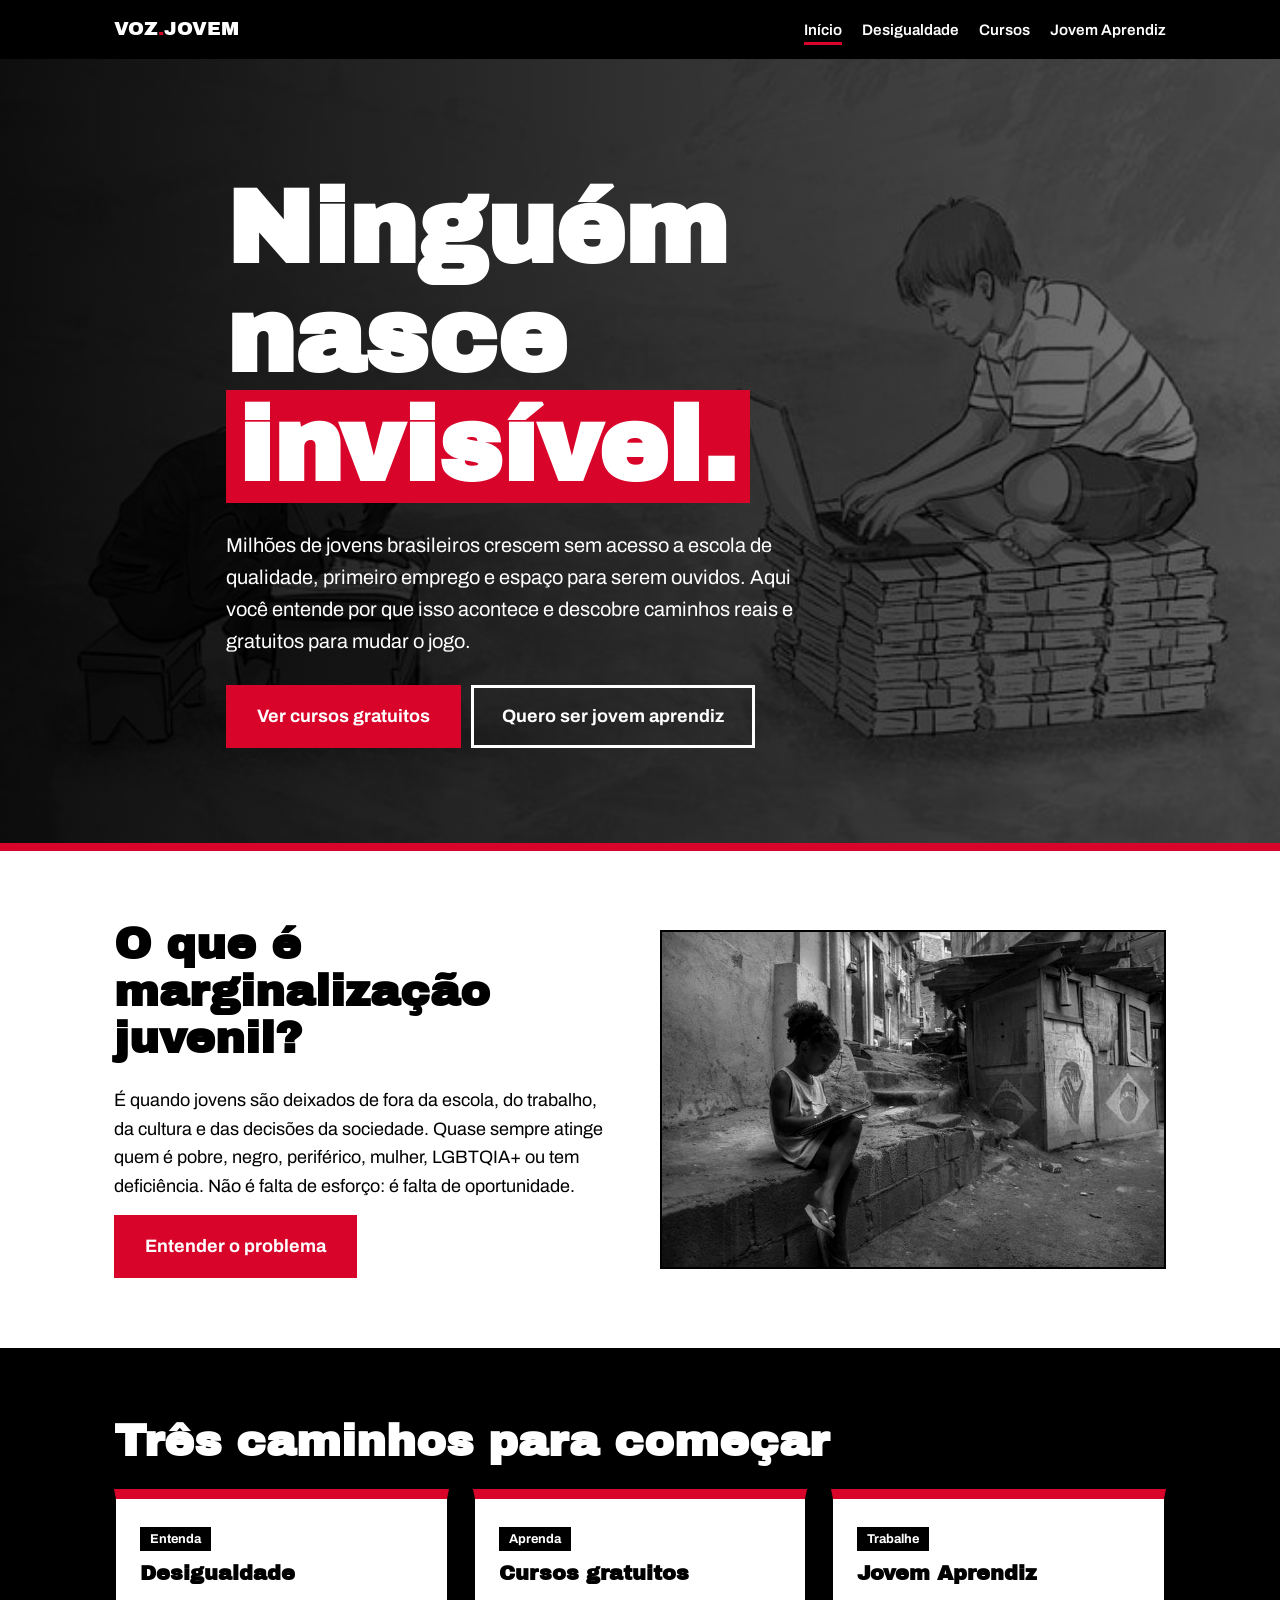
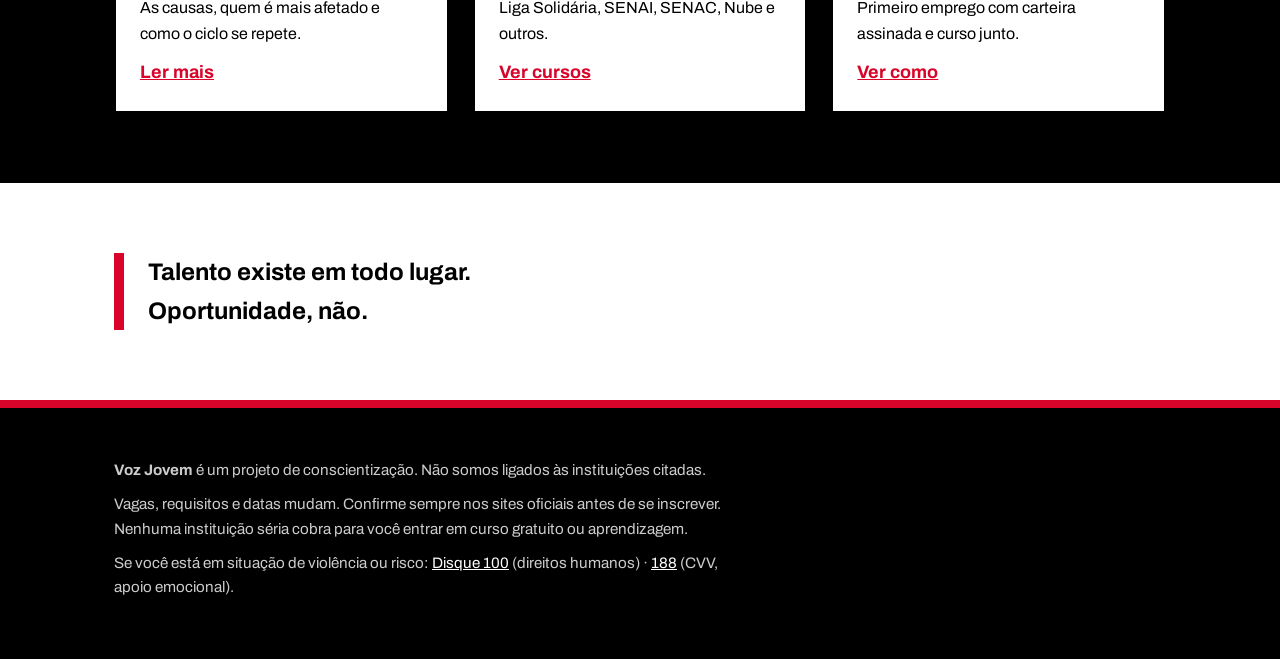
<file: index.html>
<!DOCTYPE html>
<html lang="pt-BR">

<head>
    <meta charset="UTF-8">
    <meta name="viewport" content="width=device-width, initial-scale=1">
    <title>Início — Voz Jovem</title>
    <meta name="description"
        content="Informação sobre desigualdade social juvenil e oportunidades gratuitas de cursos e emprego para jovens.">
    <link rel="preconnect" href="https://fonts.googleapis.com">
    <link href="https://fonts.googleapis.com/css2?family=Archivo:wght@400;600;700&family=Archivo+Black&display=swap"
        rel="stylesheet">
    <link rel="stylesheet" href="style.css">
</head>

<body>
    <header>
        <div class="wrap"><a class="logo" href="index.html">VOZ<span>.</span>JOVEM</a>
            <nav aria-label="Principal"><a href="index.html" aria-current="page">Início</a><a
                    href="desigualdade.html">Desigualdade</a><a href="cursos.html">Cursos</a><a
                    href="jovem-aprendiz.html">Jovem Aprendiz</a></nav>
        </div>
    </header>
    <main>
        <section class="hero capa"><img class="capa-img" src="img/capa.jpeg" alt="">
            <div class="wrap">
                <h1>Ninguém nasce <span class="tarja">invisível.</span></h1>
                <p>Milhões de jovens brasileiros crescem sem acesso a escola de qualidade, primeiro emprego e espaço
                    para serem ouvidos. Aqui você entende por que isso acontece e descobre caminhos reais e gratuitos
                    para mudar o jogo.</p>
                <a class="btn" href="cursos.html">Ver cursos gratuitos</a><a class="btn vazio"
                    href="jovem-aprendiz.html">Quero ser jovem aprendiz</a>
            </div>
        </section>
        <section>
            <div class="wrap col2">
                <div>
                    <h2>O que é marginalização juvenil?</h2>
                    <p>É quando jovens são deixados de fora da escola, do trabalho, da cultura e das decisões da
                        sociedade. Quase sempre atinge quem é pobre, negro, periférico, mulher, LGBTQIA+ ou tem
                        deficiência. Não é falta de esforço: é falta de oportunidade.</p>
                    <p style="margin-top:14px"><a class="btn" href="desigualdade.html">Entender o problema</a></p>
                </div>
                <figure class="foto"><img src="img/foto1.jpeg"
                        alt="">
                    
                
            </div>
        </section>
        <section class="escura">
            <div class="wrap">
                <h2>Três caminhos para começar</h2>
                <div class="grid">
                    <div class="card"><span class="tag">Entenda</span>
                        <h3>Desigualdade</h3>
                        <p>As causas, quem é mais afetado e como o ciclo se repete.</p><a class="link"
                            href="desigualdade.html">Ler mais</a>
                    </div>
                    <div class="card"><span class="tag">Aprenda</span>
                        <h3>Cursos gratuitos</h3>
                        <p>Liga Solidária, SENAI, SENAC, Nube e outros.</p><a class="link" href="cursos.html">Ver
                            cursos</a>
                    </div>
                    <div class="card"><span class="tag">Trabalhe</span>
                        <h3>Jovem Aprendiz</h3>
                        <p>Primeiro emprego com carteira assinada e curso junto.</p><a class="link"
                            href="jovem-aprendiz.html">Ver como</a>
                    </div>
                </div>
            </div>
        </section>
        <section>
            <div class="wrap">
                <blockquote>Talento existe em todo lugar. Oportunidade, não.</blockquote>
            </div>
        </section>
    </main>
    <footer>
        <div class="wrap">
            <p><strong>Voz Jovem</strong> é um projeto de conscientização. Não somos ligados às instituições citadas.
            </p>
            <p>Vagas, requisitos e datas mudam. Confirme sempre nos sites oficiais antes de se inscrever. Nenhuma
                instituição séria cobra para você entrar em curso gratuito ou aprendizagem.</p>
            <p>Se você está em situação de violência ou risco: <a href="tel:100">Disque 100</a> (direitos humanos) · <a
                    href="tel:188">188</a> (CVV, apoio emocional).</p>
        </div>
    </footer>
</body>

</html>
</file>
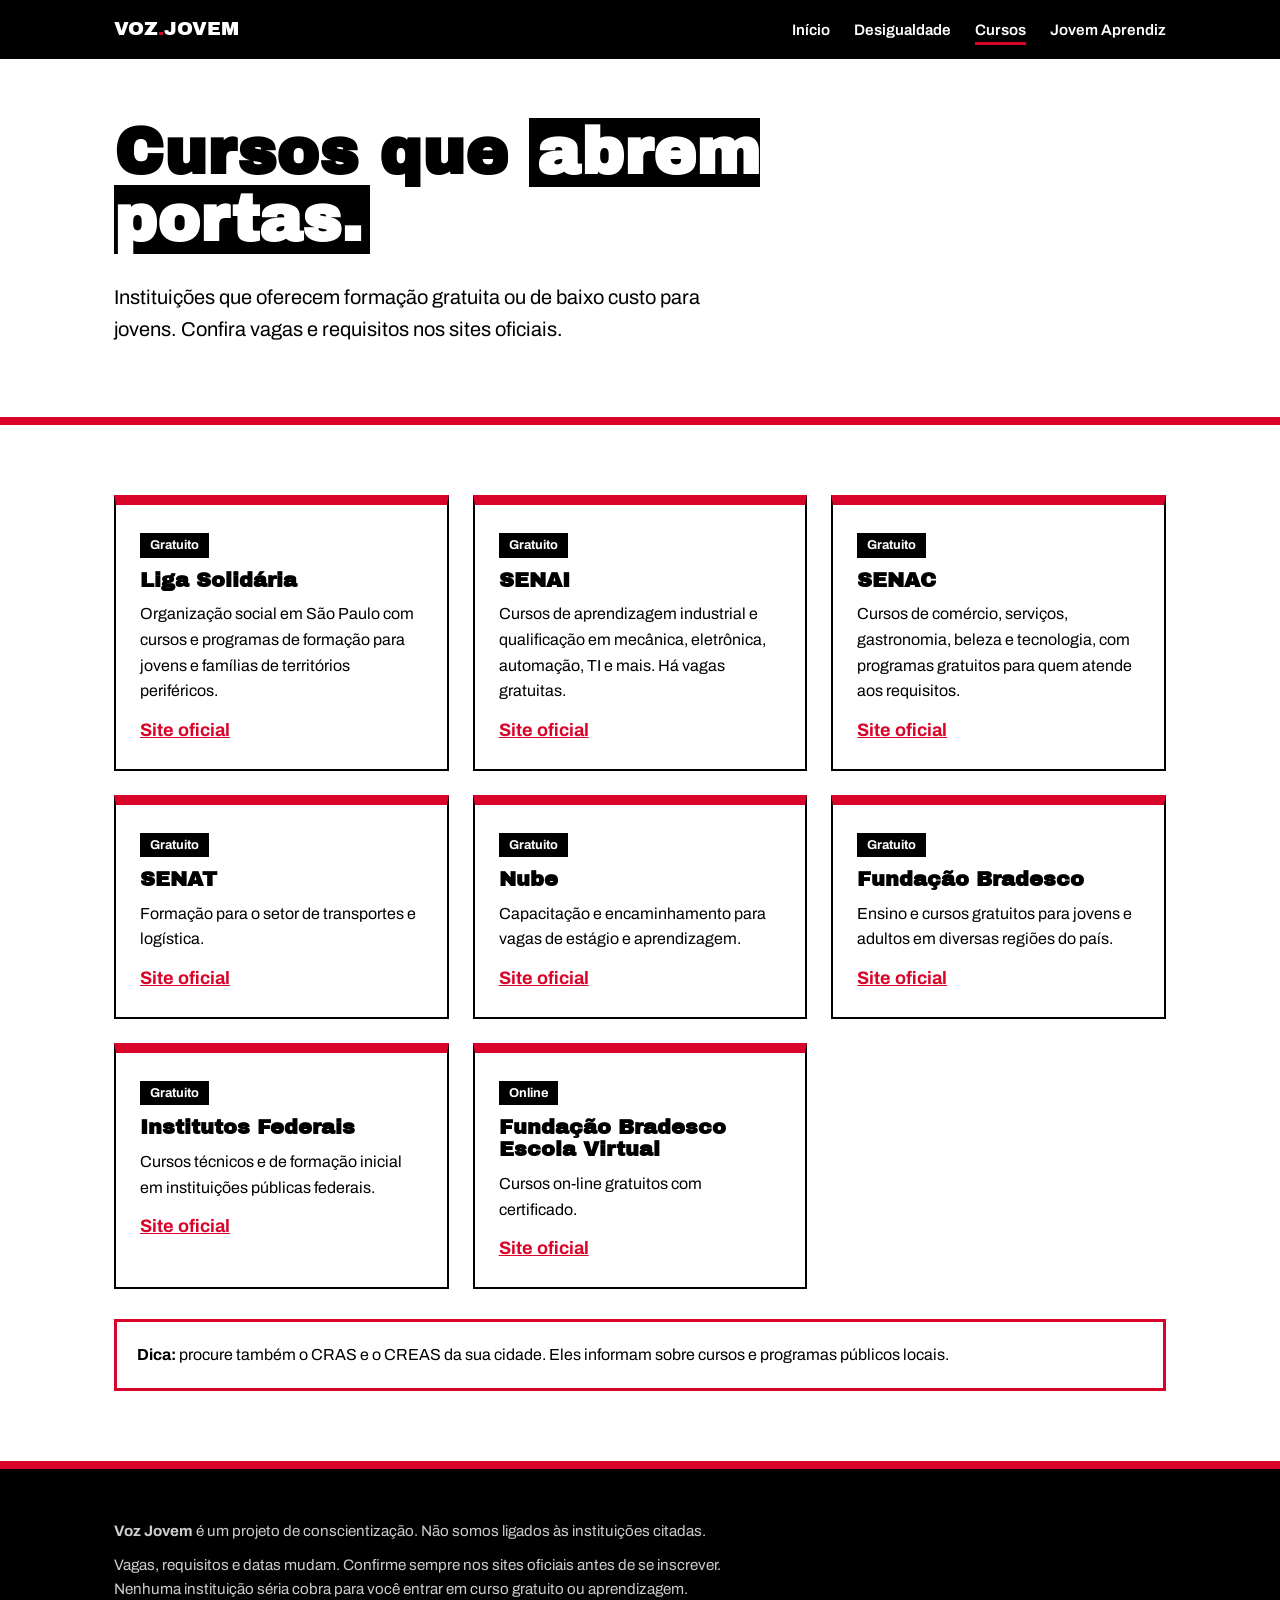
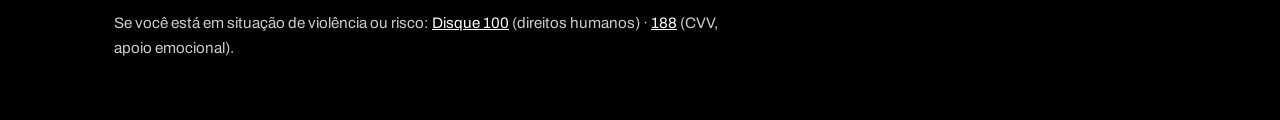
<file: cursos.html>
<!DOCTYPE html>
<html lang="pt-BR">

<head>
    <meta charset="UTF-8">
    <meta name="viewport" content="width=device-width, initial-scale=1">
    <title>Cursos — Voz Jovem</title>
    <meta name="description"
        content="Informação sobre desigualdade social juvenil e oportunidades gratuitas de cursos e emprego para jovens.">
    <link rel="preconnect" href="https://fonts.googleapis.com">
    <link href="https://fonts.googleapis.com/css2?family=Archivo:wght@400;600;700&family=Archivo+Black&display=swap"
        rel="stylesheet">
    <link rel="stylesheet" href="style.css">
</head>

<body>
    <header>
        <div class="wrap">
            <a class="logo" href="index.html">VOZ<span>.</span>JOVEM</a>
            <nav aria-label="Principal"><a href="index.html">Início</a>
                <a href="desigualdade.html">Desigualdade</a>
                <a href="cursos.html" aria-current="page">Cursos</a>
                <a href="jovem-aprendiz.html">Jovem Aprendiz</a>
            </nav>
        </div>
    </header>
    <main>
        <section class="hero interna">
            <div class="wrap">
                <h1>Cursos que <span class="tarja">abrem portas.</span></h1>
                <p>Instituições que oferecem formação gratuita ou de baixo custo para jovens. Confira vagas e requisitos
                    nos sites oficiais.</p>
            </div>
        </section>

        <section>
            <div class="wrap">
                <div class="grid">
                    <div class="card">
                        <span class="tag">Gratuito</span>
                        <h3>Liga Solidária</h3>
                        <p>Organização social em São Paulo com cursos e programas de formação para jovens e famílias de
                            territórios periféricos.</p>
                        <a class="link" href="https://www.ligasolidaria.org.br" target="_blank" rel="noopener">Site
                            oficial</a>
                    </div>
                    <div class="card"><span class="tag">Gratuito</span>
                        <h3>SENAI</h3>
                        <p>Cursos de aprendizagem industrial e qualificação em mecânica, eletrônica, automação, TI e
                            mais. Há vagas gratuitas.</p><a class="link" href="https://www.senai.br" target="_blank"
                            rel="noopener">Site oficial</a>
                    </div>
                    <div class="card"><span class="tag">Gratuito</span>
                        <h3>SENAC</h3>
                        <p>Cursos de comércio, serviços, gastronomia, beleza e tecnologia, com programas gratuitos para
                            quem atende aos requisitos.</p><a class="link" href="https://www.senac.br" target="_blank"
                            rel="noopener">Site oficial</a>
                    </div>
                    <div class="card"><span class="tag">Gratuito</span>
                        <h3>SENAT</h3>
                        <p>Formação para o setor de transportes e logística.</p><a class="link"
                            href="https://www.senat.org.br" target="_blank" rel="noopener">Site oficial</a>
                    </div>
                    <div class="card"><span class="tag">Gratuito</span>
                        <h3>Nube</h3>
                        <p>Capacitação e encaminhamento para vagas de estágio e aprendizagem.</p><a class="link"
                            href="https://www.nube.com.br" target="_blank" rel="noopener">Site oficial</a>
                    </div>
                    <div class="card"><span class="tag">Gratuito</span>
                        <h3>Fundação Bradesco</h3>
                        <p>Ensino e cursos gratuitos para jovens e adultos em diversas regiões do país.</p><a
                            class="link" href="https://www.fundacaobradesco.org.br" target="_blank" rel="noopener">Site
                            oficial</a>
                    </div>
                    <div class="card"><span class="tag">Gratuito</span>
                        <h3>Institutos Federais</h3>
                        <p>Cursos técnicos e de formação inicial em instituições públicas federais.</p><a class="link"
                            href="https://www.gov.br/mec" target="_blank" rel="noopener">Site oficial</a>
                    </div>
                    <div class="card"><span class="tag">Online</span>
                        <h3>Fundação Bradesco Escola Virtual</h3>
                        <p>Cursos on-line gratuitos com certificado.</p><a class="link" href="https://www.ev.org.br"
                            target="_blank" rel="noopener">Site oficial</a>
                    </div>
                </div>
                <p class="aviso"><strong>Dica:</strong> procure também o CRAS e o CREAS da sua cidade. Eles informam
                    sobre cursos e programas públicos locais.</p>
            </div>
        </section>
    </main>
    <footer>
        <div class="wrap">
            <p><strong>Voz Jovem</strong> é um projeto de conscientização. Não somos ligados às instituições citadas.
            </p>
            <p>Vagas, requisitos e datas mudam. Confirme sempre nos sites oficiais antes de se inscrever. Nenhuma
                instituição séria cobra para você entrar em curso gratuito ou aprendizagem.</p>
            <p>Se você está em situação de violência ou risco: <a href="tel:100">Disque 100</a> (direitos humanos) · <a
                    href="tel:188">188</a> (CVV, apoio emocional).</p>
        </div>
    </footer>
</body>

</html>
</file>
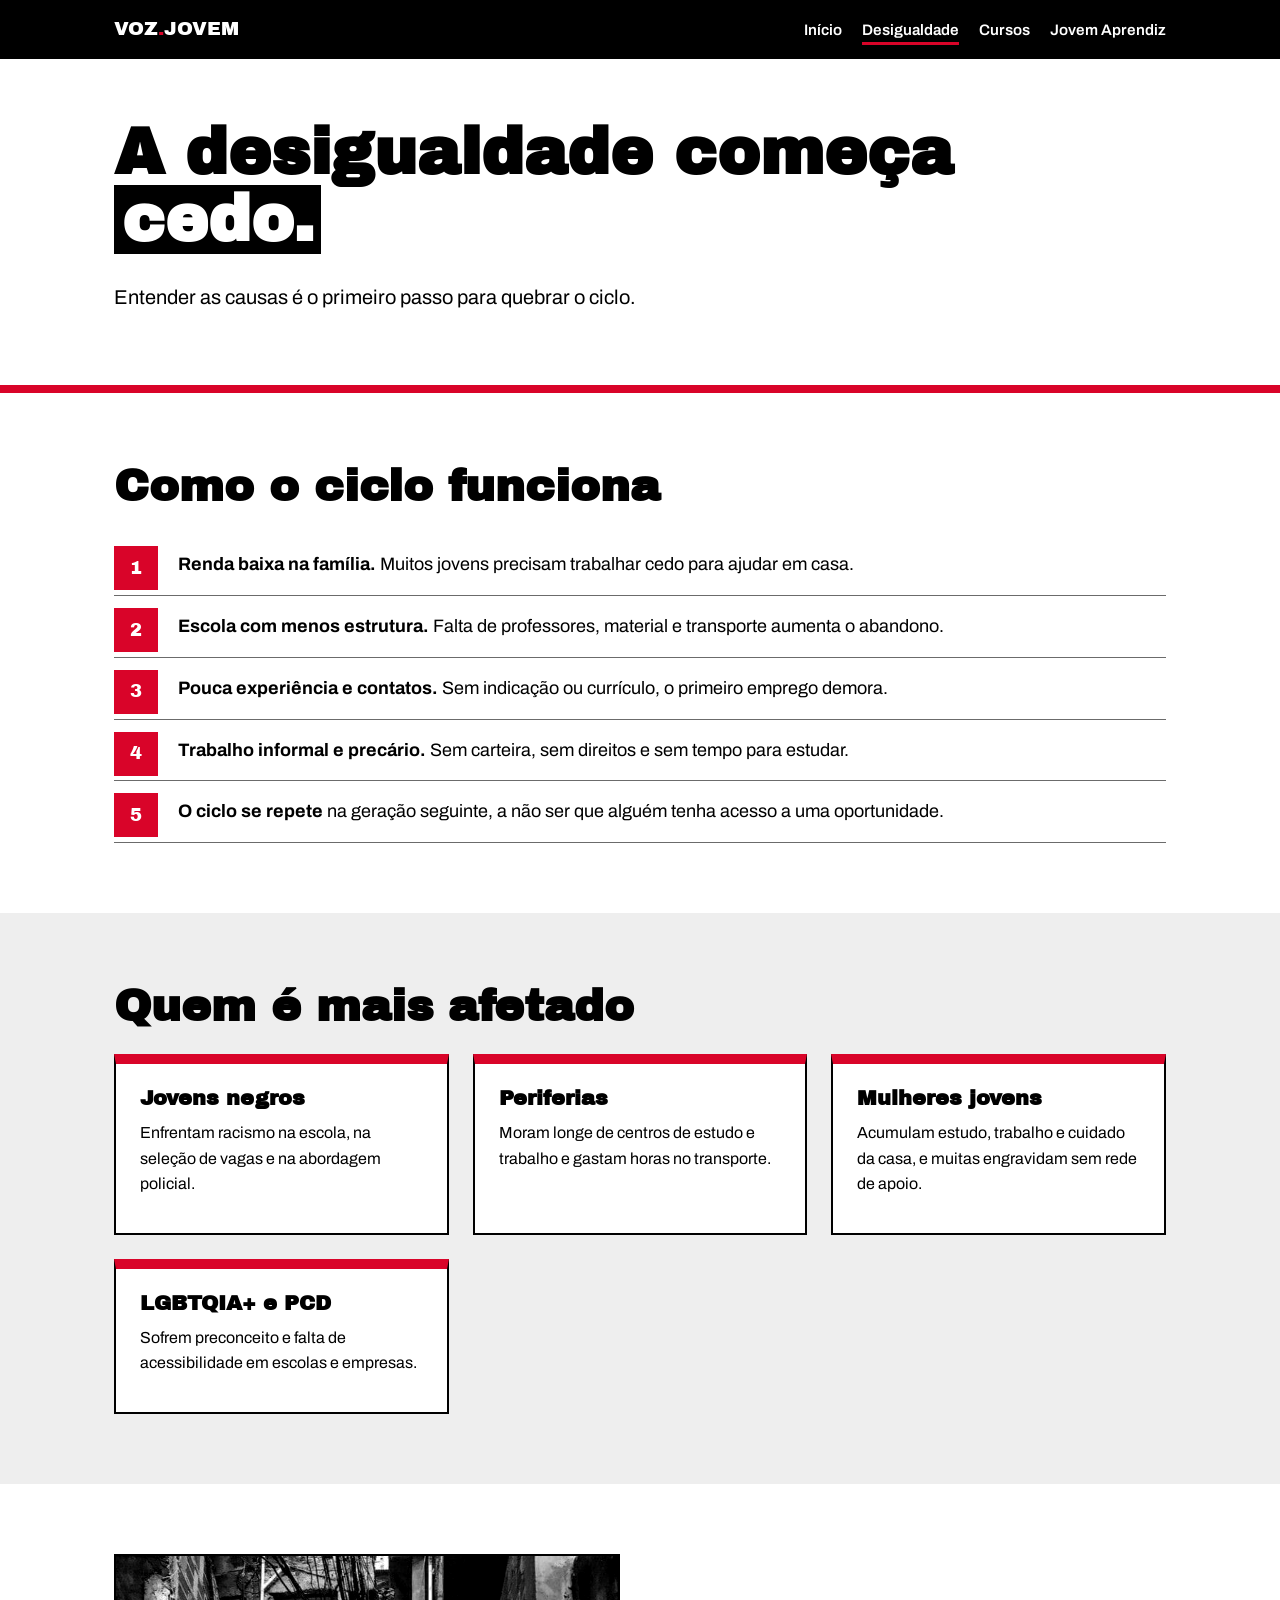
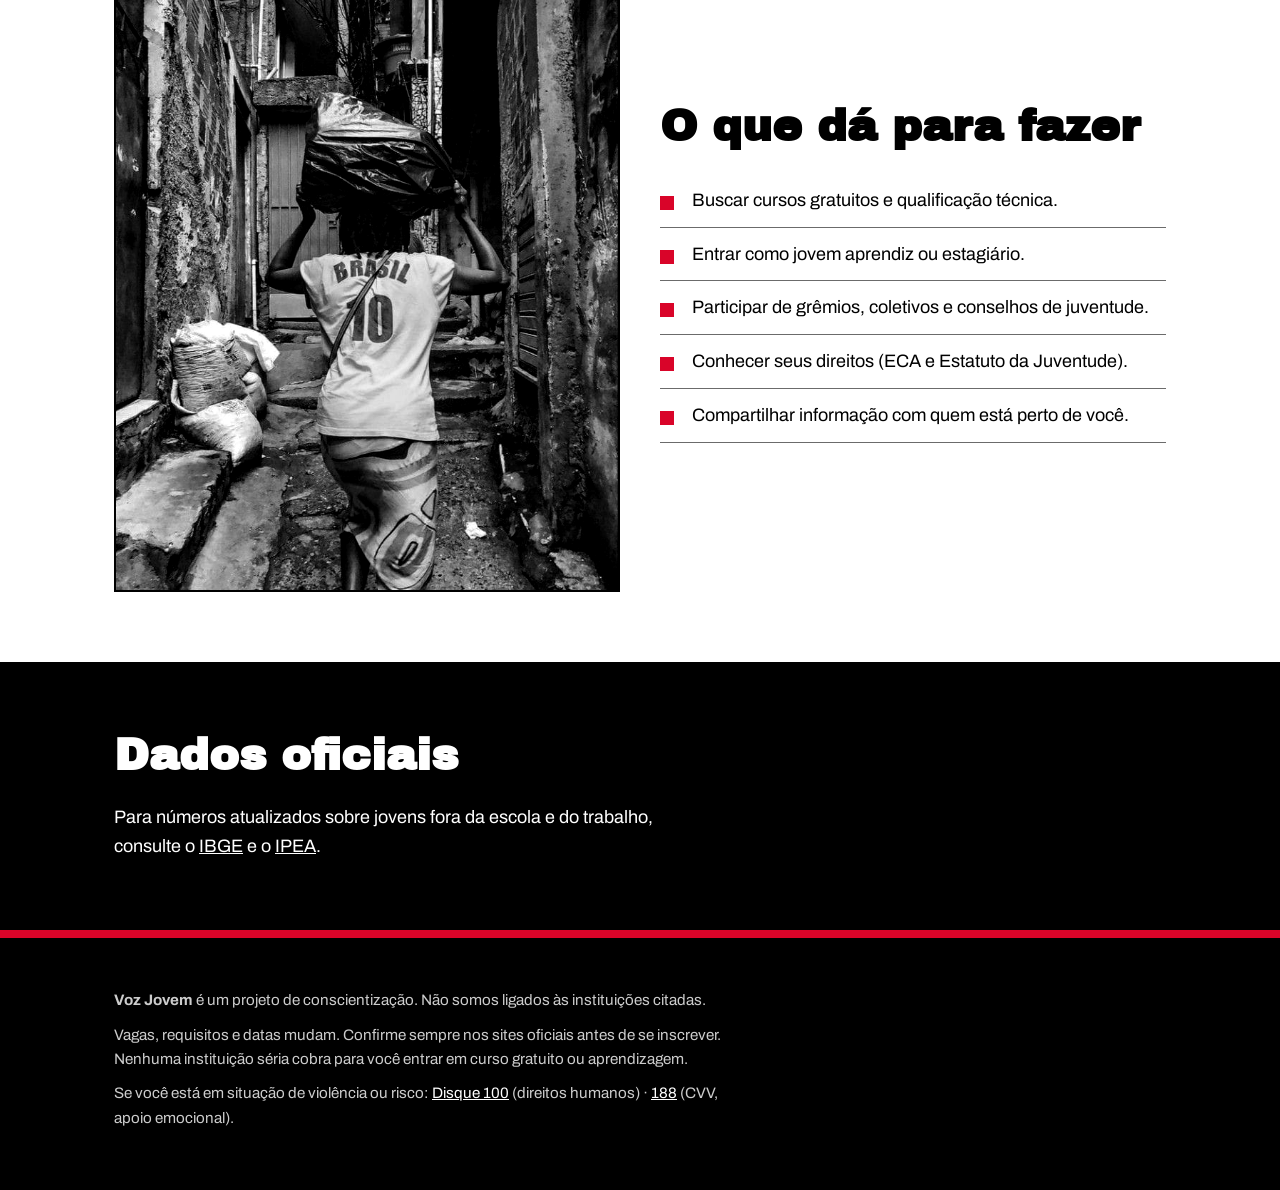
<file: desigualdade.html>
<!DOCTYPE html>
<html lang="pt-BR">

<head>
    <meta charset="UTF-8">
    <meta name="viewport" content="width=device-width, initial-scale=1">
    <title>Desigualdade — Voz Jovem</title>
    <meta name="description"
        content="Informação sobre desigualdade social juvenil e oportunidades gratuitas de cursos e emprego para jovens.">
    <link rel="preconnect" href="https://fonts.googleapis.com">
    <link href="https://fonts.googleapis.com/css2?family=Archivo:wght@400;600;700&family=Archivo+Black&display=swap"
        rel="stylesheet">
    <link rel="stylesheet" href="style.css">
</head>

<body>
    <header>
        <div class="wrap"><a class="logo" href="index.html">VOZ<span>.</span>JOVEM</a>
            <nav aria-label="Principal"><a href="index.html">Início</a><a href="desigualdade.html"
                    aria-current="page">Desigualdade</a><a href="cursos.html">Cursos</a><a
                    href="jovem-aprendiz.html">Jovem Aprendiz</a></nav>
        </div>
    </header>
    <main>
        <section class="hero interna">
            <div class="wrap">
                <h1>A desigualdade começa <span class="tarja">cedo.</span></h1>
                <p>Entender as causas é o primeiro passo para quebrar o ciclo.</p>
            </div>
        </section>
        <section>
            <div class="wrap">
                <h2>Como o ciclo funciona</h2>
                <ol class="passos">
                    <li><strong>Renda baixa na família.</strong> Muitos jovens precisam trabalhar cedo para ajudar em
                        casa.</li>
                    <li><strong>Escola com menos estrutura.</strong> Falta de professores, material e transporte aumenta
                        o abandono.</li>
                    <li><strong>Pouca experiência e contatos.</strong> Sem indicação ou currículo, o primeiro emprego
                        demora.</li>
                    <li><strong>Trabalho informal e precário.</strong> Sem carteira, sem direitos e sem tempo para
                        estudar.</li>
                    <li><strong>O ciclo se repete</strong> na geração seguinte, a não ser que alguém tenha acesso a uma
                        oportunidade.</li>
                </ol>
            </div>
        </section>
        <section class="cinza">
            <div class="wrap">
                <h2>Quem é mais afetado</h2>
                <div class="grid">
                    <div class="card">
                        <h3>Jovens negros</h3>
                        <p>Enfrentam racismo na escola, na seleção de vagas e na abordagem policial.</p>
                    </div>
                    <div class="card">
                        <h3>Periferias</h3>
                        <p>Moram longe de centros de estudo e trabalho e gastam horas no transporte.</p>
                    </div>
                    <div class="card">
                        <h3>Mulheres jovens</h3>
                        <p>Acumulam estudo, trabalho e cuidado da casa, e muitas engravidam sem rede de apoio.</p>
                    </div>
                    <div class="card">
                        <h3>LGBTQIA+ e PCD</h3>
                        <p>Sofrem preconceito e falta de acessibilidade em escolas e empresas.</p>
                    </div>
                </div>
            </div>
        </section>
        <section>
            <div class="wrap col2">
                <figure class="foto"><img src="img/foto2.jpeg"
                        alt="Jovem olhando pela janela de um ônibus, em preto e branco">
            
                </figure>
                <div>
                    <h2>O que dá para fazer</h2>
                    <ul class="lista">
                        <li>Buscar cursos gratuitos e qualificação técnica.</li>
                        <li>Entrar como jovem aprendiz ou estagiário.</li>
                        <li>Participar de grêmios, coletivos e conselhos de juventude.</li>
                        <li>Conhecer seus direitos (ECA e Estatuto da Juventude).</li>
                        <li>Compartilhar informação com quem está perto de você.</li>
                    </ul>
                </div>
            </div>
        </section>
        <section class="escura">
            <div class="wrap">
                <h2>Dados oficiais</h2>
                <p style="max-width:60ch">Para números atualizados sobre jovens fora da escola e do trabalho, consulte o
                    <a href="https://www.ibge.gov.br" target="_blank" rel="noopener">IBGE</a> e o <a
                        href="https://www.ipea.gov.br" target="_blank" rel="noopener">IPEA</a>.
                </p>
            </div>
        </section>
    </main>
    <footer>
        <div class="wrap">
            <p><strong>Voz Jovem</strong> é um projeto de conscientização. Não somos ligados às instituições citadas.
            </p>
            <p>Vagas, requisitos e datas mudam. Confirme sempre nos sites oficiais antes de se inscrever. Nenhuma
                instituição séria cobra para você entrar em curso gratuito ou aprendizagem.</p>
            <p>Se você está em situação de violência ou risco: <a href="tel:100">Disque 100</a> (direitos humanos) · <a
                    href="tel:188">188</a> (CVV, apoio emocional).</p>
        </div>
    </footer>
</body>

</html>
</file>
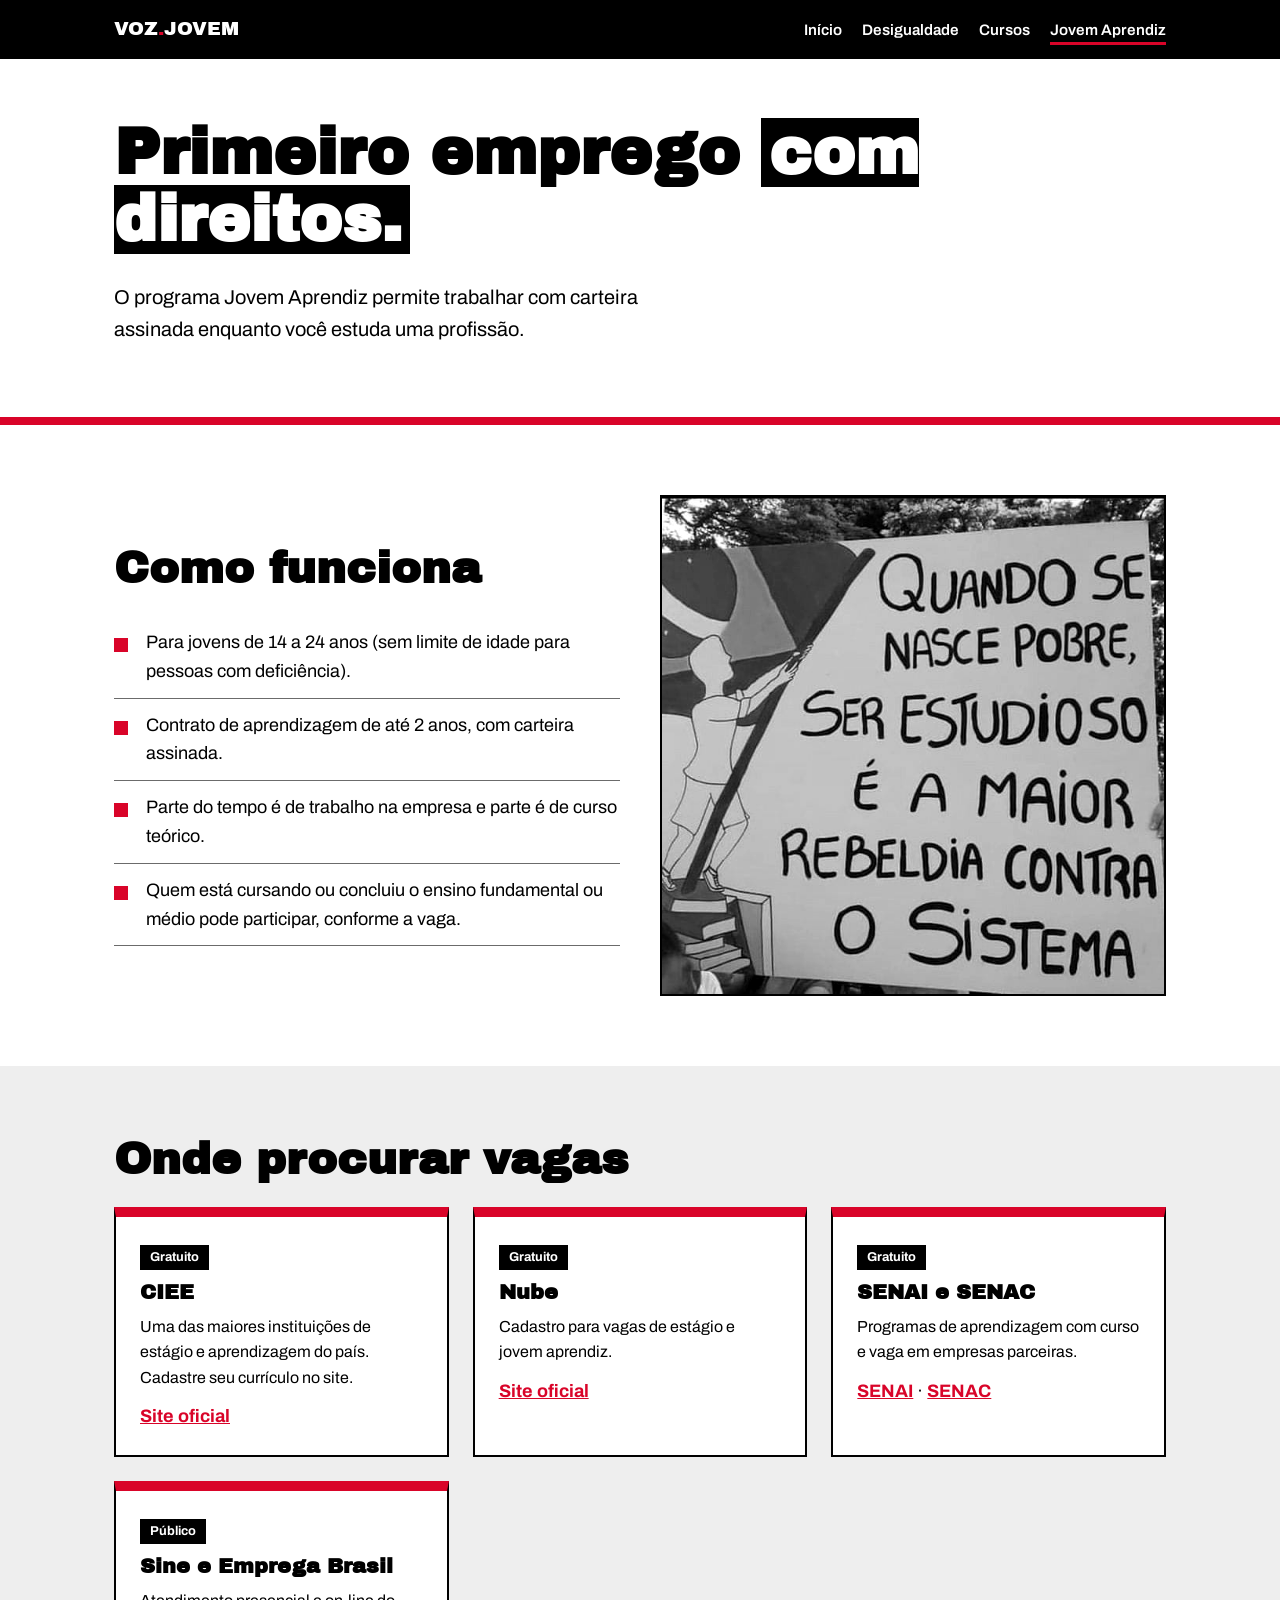
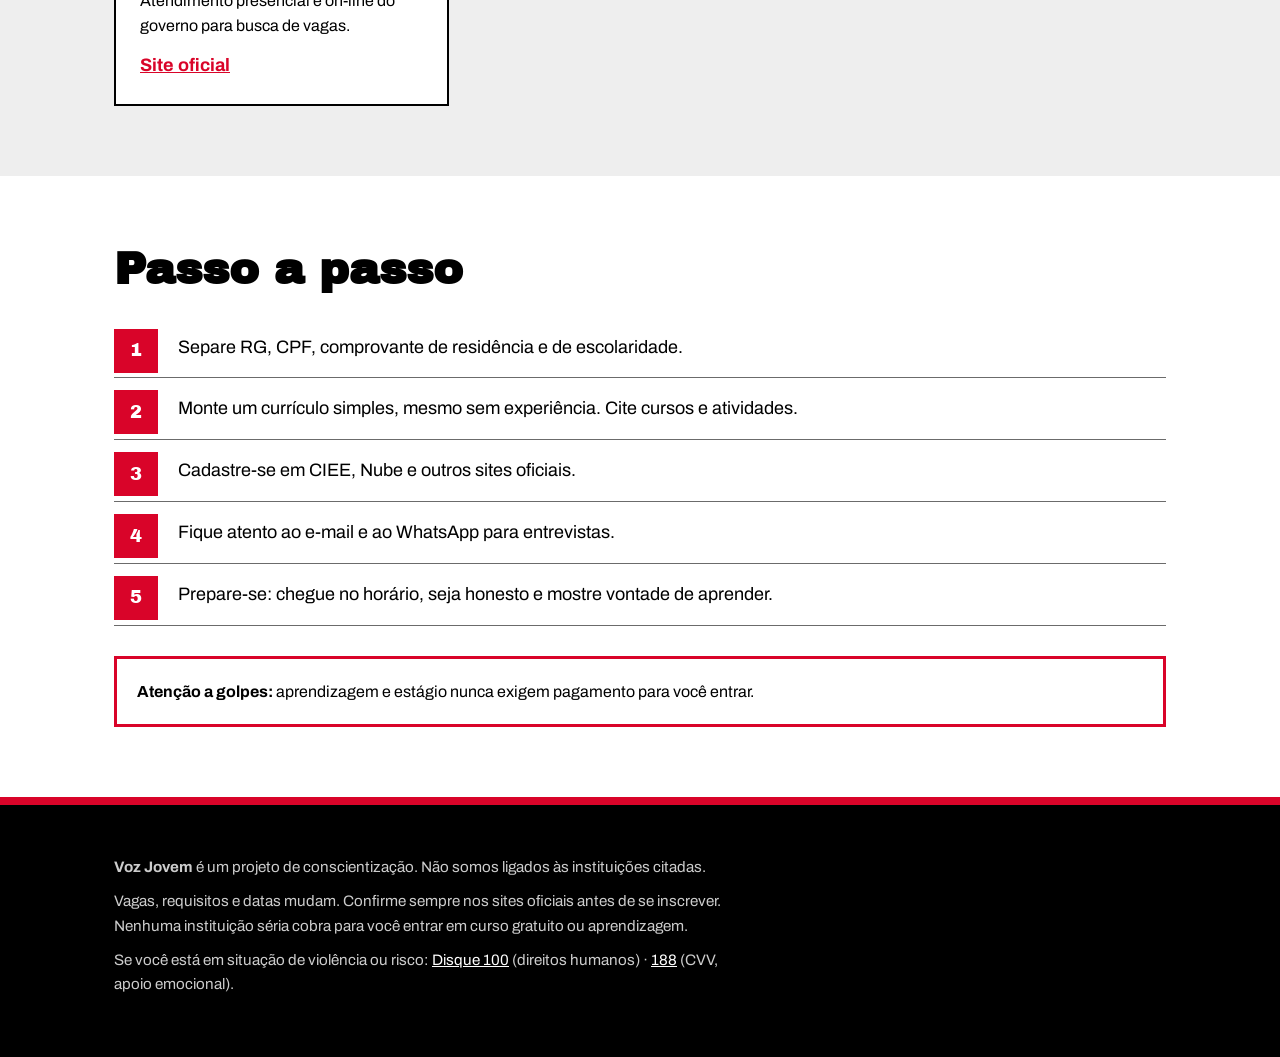
<file: jovem-aprendiz.html>
<!DOCTYPE html>
<html lang="pt-BR">

<head>
    <meta charset="UTF-8">
    <meta name="viewport" content="width=device-width, initial-scale=1">
    <title>Jovem Aprendiz — Voz Jovem</title>
    <meta name="description"
        content="Informação sobre desigualdade social juvenil e oportunidades gratuitas de cursos e emprego para jovens.">
    <link rel="preconnect" href="https://fonts.googleapis.com">
    <link href="https://fonts.googleapis.com/css2?family=Archivo:wght@400;600;700&family=Archivo+Black&display=swap"
        rel="stylesheet">
    <link rel="stylesheet" href="style.css">
</head>

<body>
    <header>
        <div class="wrap"><a class="logo" href="index.html">VOZ<span>.</span>JOVEM</a>
            <nav aria-label="Principal"><a href="index.html">Início</a><a href="desigualdade.html">Desigualdade</a><a
                    href="cursos.html">Cursos</a><a href="jovem-aprendiz.html" aria-current="page">Jovem Aprendiz</a>
            </nav>
        </div>
    </header>
    <main>
        <section class="hero interna">
            <div class="wrap">
                <h1>Primeiro emprego <span class="tarja">com direitos.</span></h1>
                <p>O programa Jovem Aprendiz permite trabalhar com carteira assinada enquanto você estuda uma profissão.
                </p>
            </div>
        </section>
        <section>
            <div class="wrap col2">
                <div>
                    <h2>Como funciona</h2>
                    <ul class="lista">
                        <li>Para jovens de 14 a 24 anos (sem limite de idade para pessoas com deficiência).</li>
                        <li>Contrato de aprendizagem de até 2 anos, com carteira assinada.</li>
                        <li>Parte do tempo é de trabalho na empresa e parte é de curso teórico.</li>
                        <li>Quem está cursando ou concluiu o ensino fundamental ou médio pode participar, conforme a
                            vaga.</li>
                    </ul>
                </div>
                <figure class="foto"><img src="img/foto3.jpeg"
                        alt="">
                    
                </figure>
            </div>
        </section>
        <section class="cinza">
            <div class="wrap">
                <h2>Onde procurar vagas</h2>
                <div class="grid">
                    <div class="card"><span class="tag">Gratuito</span>
                        <h3>CIEE</h3>
                        <p>Uma das maiores instituições de estágio e aprendizagem do país. Cadastre seu currículo no
                            site.</p><a class="link" href="https://www.ciee.org.br" target="_blank" rel="noopener">Site
                            oficial</a>
                    </div>
                    <div class="card"><span class="tag">Gratuito</span>
                        <h3>Nube</h3>
                        <p>Cadastro para vagas de estágio e jovem aprendiz.</p><a class="link"
                            href="https://www.nube.com.br" target="_blank" rel="noopener">Site oficial</a>
                    </div>
                    <div class="card"><span class="tag">Gratuito</span>
                        <h3>SENAI e SENAC</h3>
                        <p>Programas de aprendizagem com curso e vaga em empresas parceiras.</p><a class="link"
                            href="https://www.senai.br" target="_blank" rel="noopener">SENAI</a> · <a class="link"
                            href="https://www.senac.br" target="_blank" rel="noopener">SENAC</a>
                    </div>
                    <div class="card"><span class="tag">Público</span>
                        <h3>Sine e Emprega Brasil</h3>
                        <p>Atendimento presencial e on-line do governo para busca de vagas.</p><a class="link"
                            href="https://www.gov.br/trabalho-e-emprego" target="_blank" rel="noopener">Site oficial</a>
                    </div>
                </div>
            </div>
        </section>
        <section>
            <div class="wrap">
                <h2>Passo a passo</h2>
                <ol class="passos">
                    <li>Separe RG, CPF, comprovante de residência e de escolaridade.</li>
                    <li>Monte um currículo simples, mesmo sem experiência. Cite cursos e atividades.</li>
                    <li>Cadastre-se em CIEE, Nube e outros sites oficiais.</li>
                    <li>Fique atento ao e-mail e ao WhatsApp para entrevistas.</li>
                    <li>Prepare-se: chegue no horário, seja honesto e mostre vontade de aprender.</li>
                </ol>
                <p class="aviso"><strong>Atenção a golpes:</strong> aprendizagem e estágio nunca exigem pagamento para
                    você entrar.</p>
            </div>
        </section>
    </main>
    <footer>
        <div class="wrap">
            <p><strong>Voz Jovem</strong> é um projeto de conscientização. Não somos ligados às instituições citadas.
            </p>
            <p>Vagas, requisitos e datas mudam. Confirme sempre nos sites oficiais antes de se inscrever. Nenhuma
                instituição séria cobra para você entrar em curso gratuito ou aprendizagem.</p>
            <p>Se você está em situação de violência ou risco: <a href="tel:100">Disque 100</a> (direitos humanos) · <a
                    href="tel:188">188</a> (CVV, apoio emocional).</p>
        </div>
    </footer>
</body>

</html>
</file>
<file: style.css>
:root{--branco:#fff;--preto:#000;--cinza:#6b6b6b;--cinza-claro:#eeeeee;--vermelho:#d90429}
*{box-sizing:border-box;margin:0;padding:0}
html{scroll-behavior:smooth}
body{font-family:'Archivo',Arial,sans-serif;color:var(--preto);background:var(--branco);line-height:1.6;font-size:18px}
h1,h2,h3{font-family:'Archivo Black','Archivo',Arial,sans-serif;line-height:1.05;font-weight:900}
a{color:inherit}
:focus-visible{outline:3px solid var(--vermelho);outline-offset:3px}
img{filter:grayscale(100%) contrast(1.1);max-width:100%;display:block}
.wrap{max-width:1100px;margin:0 auto;padding:0 24px}
/* topo */
header{background:var(--preto);color:var(--branco);position:sticky;top:0;z-index:10}
header .wrap{display:flex;justify-content:space-between;align-items:center;gap:16px;flex-wrap:wrap;padding-top:14px;padding-bottom:14px}
.logo{font-family:'Archivo Black',sans-serif;text-decoration:none;font-size:1.2rem}
.logo span{color:var(--vermelho)}
nav a{text-decoration:none;margin-left:20px;font-weight:600;font-size:.95rem;padding:4px 0;border-bottom:3px solid transparent}
nav a:hover,nav a[aria-current]{border-color:var(--vermelho)}
/* hero */
.hero{padding:90px 0 70px;border-bottom:8px solid var(--vermelho)}
.hero h1{font-size:clamp(2.6rem,9vw,6.5rem);max-width:12ch}
.tarja{background:var(--preto);color:var(--branco);padding:0 .12em}
.hero p{max-width:55ch;margin:28px 0;font-size:1.25rem}
.hero.interna{padding:60px 0 44px}
.hero.interna h1{font-size:clamp(2.2rem,6vw,4rem);max-width:20ch}
.btn{display:inline-block;background:var(--vermelho);color:var(--branco);padding:14px 28px;font-weight:700;text-decoration:none;border:3px solid var(--vermelho)}
.btn:hover{background:var(--preto);border-color:var(--preto)}
.btn.vazio{background:transparent;color:var(--preto);border-color:var(--preto);margin-left:10px}
.btn.vazio:hover{background:var(--preto);color:var(--branco)}
/* seções */
section{padding:70px 0}
section.escura{background:var(--preto);color:var(--branco)}
section.cinza{background:var(--cinza-claro)}
h2{font-size:clamp(1.8rem,4vw,2.8rem);margin-bottom:24px}
.grid{display:grid;gap:24px;grid-template-columns:repeat(auto-fit,minmax(260px,1fr))}
.col2{display:grid;gap:40px;grid-template-columns:repeat(auto-fit,minmax(300px,1fr));align-items:center}
.card{background:var(--branco);color:var(--preto);border:2px solid var(--preto);border-top:10px solid var(--vermelho);padding:24px}
.card h3{font-size:1.3rem;margin-bottom:10px}
.card p{margin-bottom:12px;font-size:1rem}
.card .tag{display:inline-block;background:var(--preto);color:var(--branco);font-size:.8rem;padding:2px 10px;font-weight:700;margin-bottom:12px}
.card a.link{color:var(--vermelho);font-weight:700}
.dado{font-family:'Archivo Black',sans-serif;font-size:3.2rem;color:var(--vermelho);line-height:1}
.escura .dado{color:var(--vermelho)}
.foto{background:var(--cinza);min-height:300px;overflow:hidden;border:2px solid var(--preto)}
.foto img{width:100%;height:100%;object-fit:cover;min-height:300px}
.foto figcaption{background:var(--preto);color:var(--branco);font-size:.85rem;padding:6px 12px}
blockquote{border-left:10px solid var(--vermelho);padding-left:24px;font-size:1.5rem;font-weight:700;max-width:30ch}
ul.lista{list-style:none}
ul.lista li{padding:12px 0 12px 32px;border-bottom:1px solid var(--cinza);position:relative}
ul.lista li::before{content:"";position:absolute;left:0;top:22px;width:14px;height:14px;background:var(--vermelho)}
.passos{counter-reset:p;list-style:none}
.passos li{counter-increment:p;padding:16px 0 16px 64px;position:relative;border-bottom:1px solid var(--cinza)}
.passos li::before{content:counter(p);position:absolute;left:0;top:12px;width:44px;height:44px;background:var(--vermelho);color:#fff;font-family:'Archivo Black';display:grid;place-items:center}
.aviso{border:3px solid var(--vermelho);padding:20px;font-size:1rem;margin-top:30px}
footer{background:var(--preto);color:var(--branco);padding:50px 0;font-size:.95rem;border-top:8px solid var(--vermelho)}
footer p{max-width:70ch;margin-bottom:10px;color:#ccc}
footer a{color:var(--branco)}
@media(max-width:600px){nav a{margin:0 14px 0 0}.btn.vazio{margin:12px 0 0}}
@media(prefers-reduced-motion:reduce){html{scroll-behavior:auto}}
/* capa com foto grande */
.hero.capa{position:relative;min-height:88vh;display:flex;align-items:center;background:var(--preto);color:var(--branco);overflow:hidden}
.hero.capa .capa-img{position:absolute;inset:0;width:100%;height:100%;object-fit:cover;object-position:center;opacity:.55}
.hero.capa::after{content:"";position:absolute;inset:0;background:linear-gradient(90deg,rgba(0,0,0,.85) 0%,rgba(0,0,0,.35) 70%,rgba(0,0,0,.1) 100%)}
.hero.capa .wrap{position:relative;z-index:2}
.hero.capa .tarja{background:var(--vermelho);color:var(--branco)}
.hero.capa .btn.vazio{color:var(--branco);border-color:var(--branco)}
.hero.capa .btn.vazio:hover{background:var(--branco);color:var(--preto);border-color:var(--branco)}
/* capa no celular: foto inteira em cima, texto embaixo */
@media(max-width:700px){
.hero.capa{display:block;min-height:0;padding:0}
.hero.capa::after{display:none}
.hero.capa .capa-img{position:static;width:100%;height:auto;opacity:1;object-fit:contain}
.hero.capa .wrap{padding-top:32px;padding-bottom:44px}
.hero.capa h1{font-size:clamp(2.4rem,13vw,3.4rem)}
}
</file>
